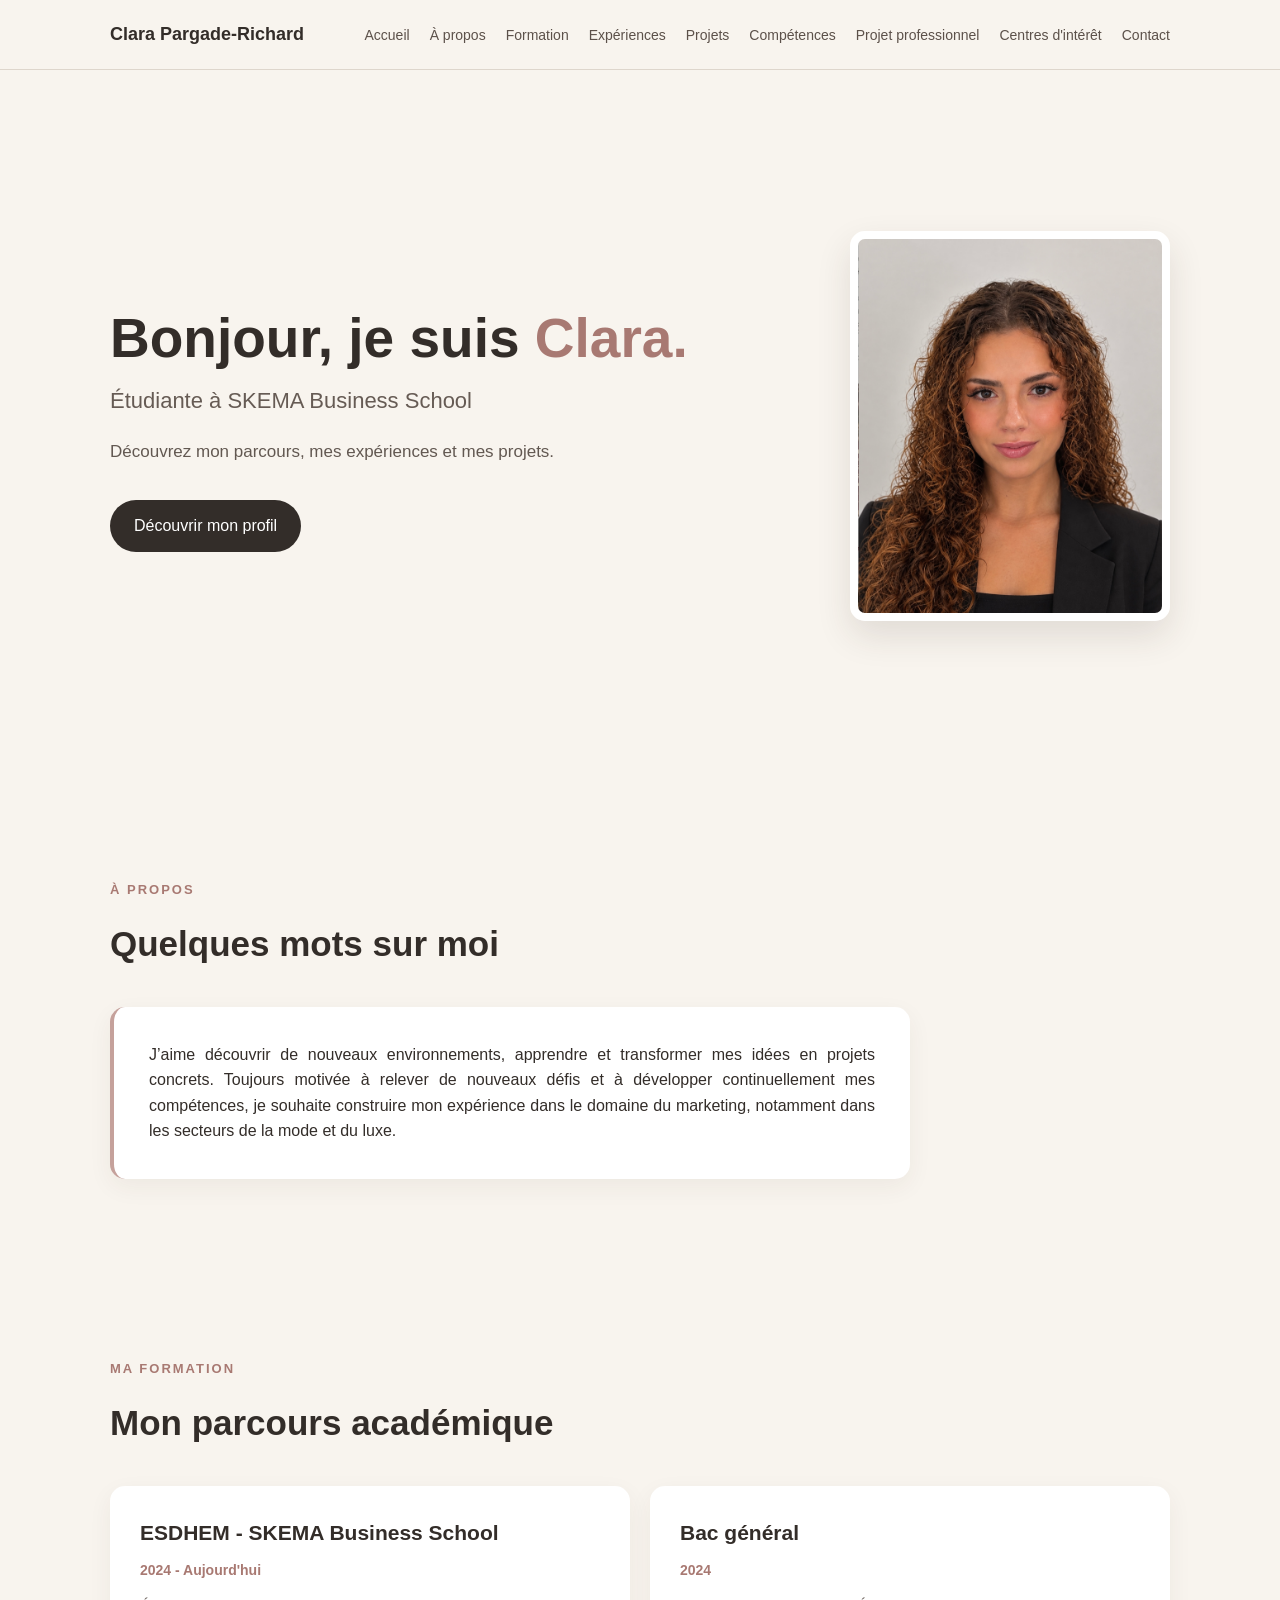
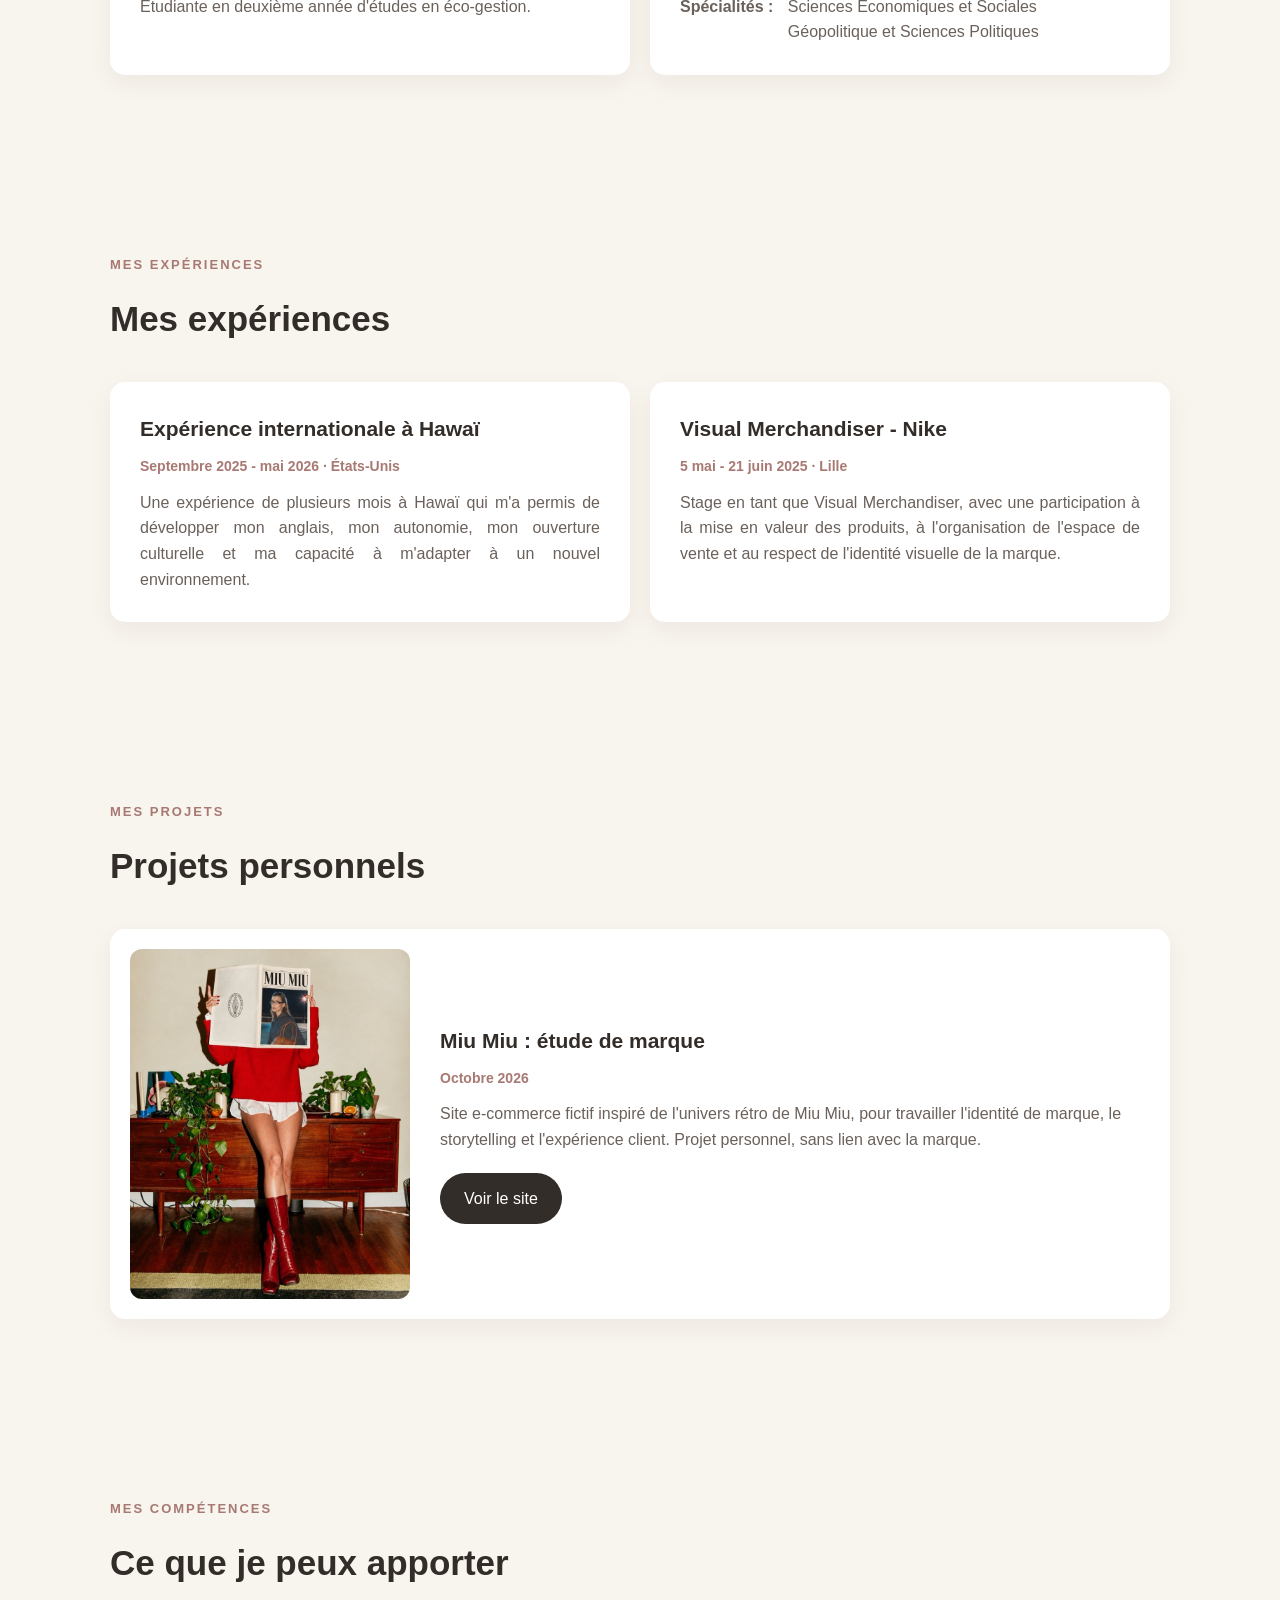
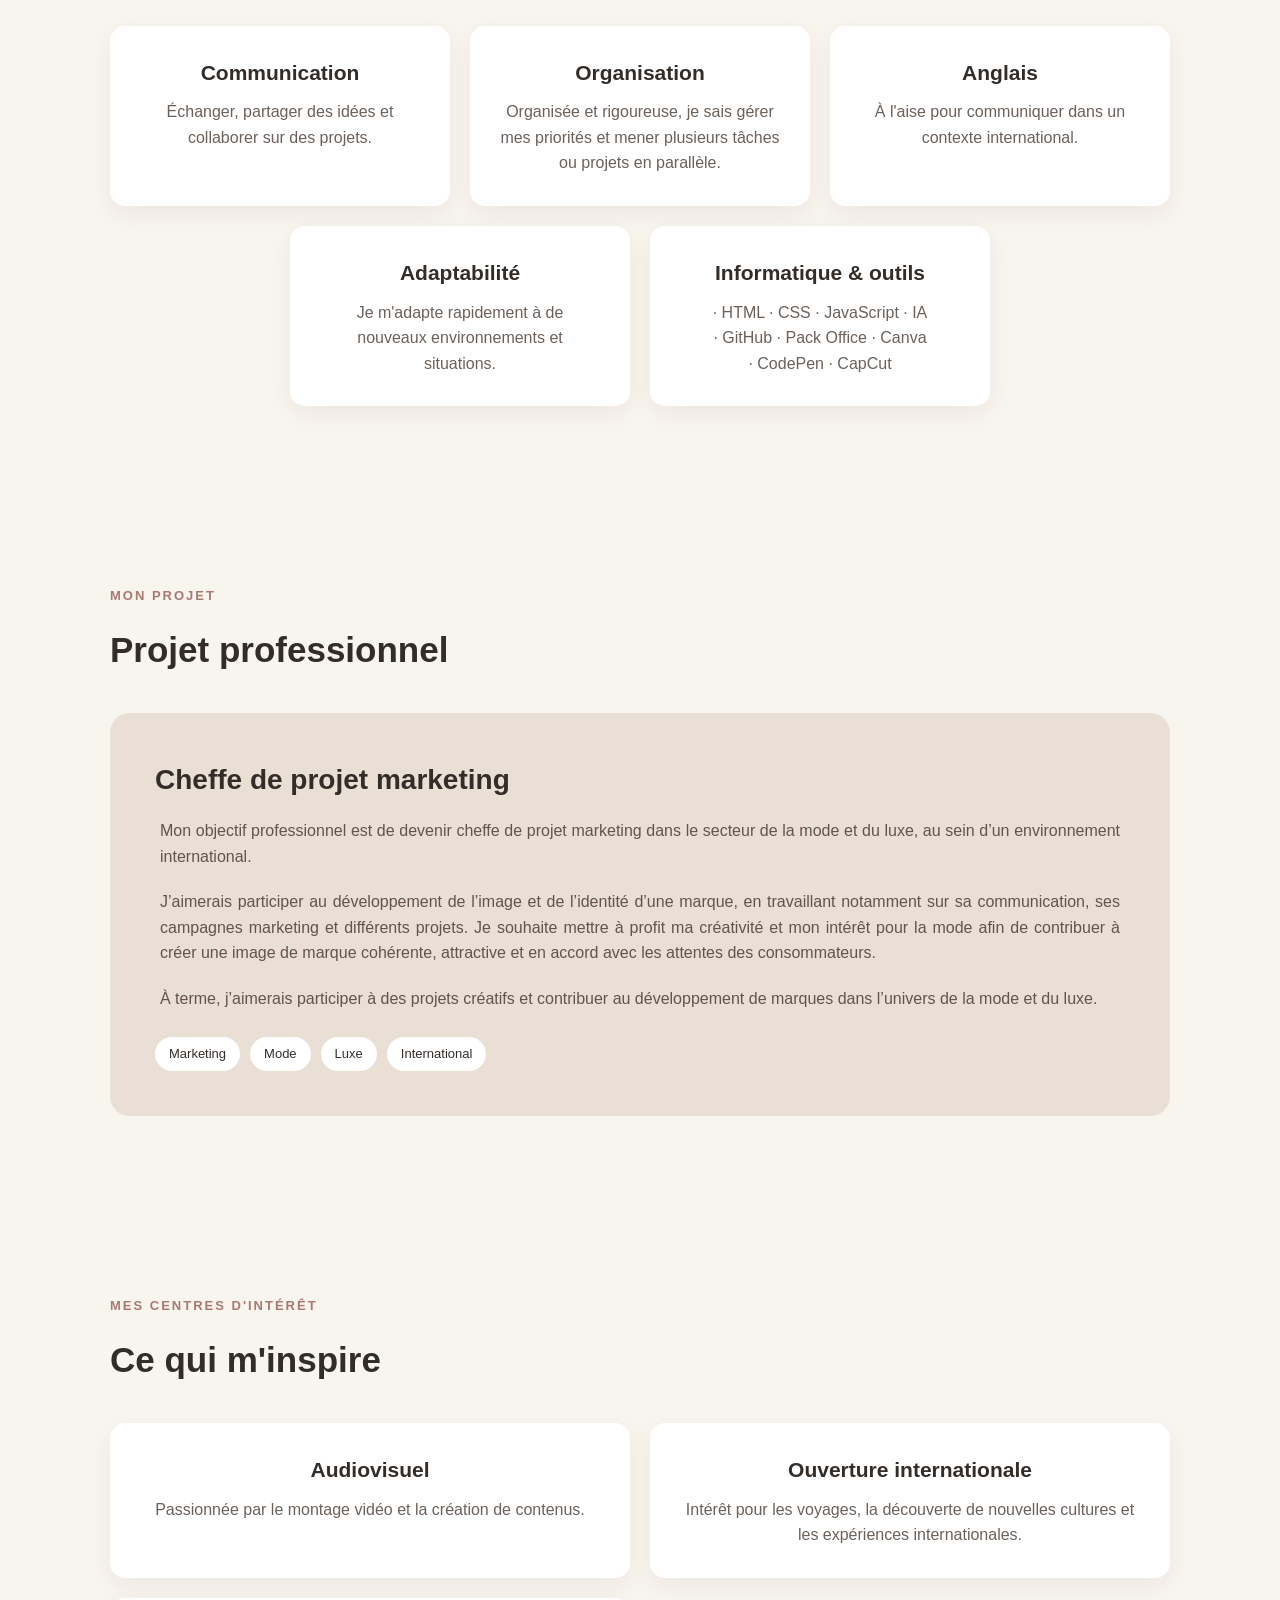
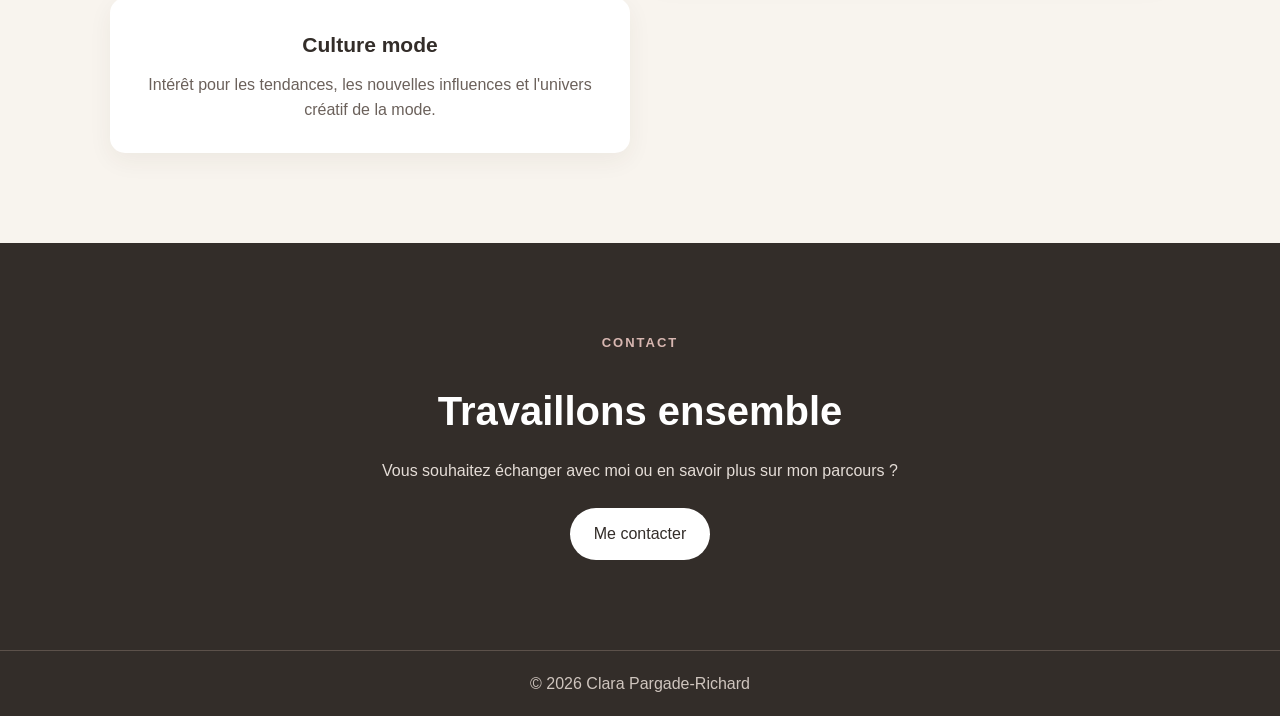
<file: index.html>
<!DOCTYPE html>
<html lang="fr">

<head>
  <meta charset="UTF-8">
  <meta name="viewport" content="width=device-width, initial-scale=1.0">
  <title>Portfolio - Clara Pargade-Richard</title>
  <link rel="stylesheet" href="style.css">
</head>

<body>

  <!-- MENU -->
  <header>
    <nav class="navbar">

      <a href="#accueil" class="logo">
        Clara Pargade-Richard
      </a>

      <ul class="menu">
        <li><a href="#accueil">Accueil</a></li>
        <li><a href="#apropos">À propos</a></li>
        <li><a href="#formation">Formation</a></li>
        <li><a href="#experiences">Expériences</a></li>
        <li><a href="#projets">Projets</a></li>
        <li><a href="#competences">Compétences</a></li>
        <li><a href="#projet">Projet professionnel</a></li>
        <li><a href="#interets">Centres d'intérêt</a></li>
        <li><a href="#contact">Contact</a></li>
      </ul>

    </nav>
  </header>

  <main>

    <!-- ACCUEIL -->
    <section id="accueil" class="hero">

      <div class="hero-text">

        <h1>
          Bonjour, je suis <span>Clara.</span>
        </h1>

        <h2>
          Étudiante à SKEMA Business School
        </h2>

        <p class="hero-description">
          Découvrez mon parcours, mes expériences et mes projets.
        </p>
        
        <a href="#apropos" class="bouton">
          Découvrir mon profil
        </a>

      </div>

      <div class="photo-container">

        <img
          src="maphoto.png"
          alt="Photo de Clara Pargade-Richard"
        >

      </div>

    </section>


    <!-- À PROPOS -->
    <section id="apropos" class="section">

      <p class="petit-titre">
        À PROPOS
      </p>

      <h2>
        Quelques mots sur moi
      </h2>

      <div class="about-box">

        <p>
          J’aime découvrir de nouveaux environnements, apprendre et transformer mes idées en projets concrets.
          Toujours motivée à relever de nouveaux défis et à développer continuellement mes compétences, je souhaite construire mon expérience dans le domaine du marketing, notamment dans les secteurs de la mode et du luxe.
        </p>

      </div>

    </section>


    <!-- FORMATION -->
    <section id="formation" class="section">

      <p class="petit-titre">
        MA FORMATION
      </p>

      <h2>
        Mon parcours académique
      </h2>

      <div class="cards">

        <article class="card">

          <h3>
            ESDHEM - SKEMA Business School
          </h3>

          <p class="date">
            2024 - Aujourd'hui
          </p>

          <p>
            Étudiante en deuxième année d'études en éco-gestion.
          </p>

        </article>

        <article class="card">

          <h3>
            Bac général
          </h3>

          <p class="date">
            2024
          </p>

          <p>
  <strong>Spécialités :</strong>
  <span style="display: inline-block; vertical-align: top; margin-left: 10px;">
    Sciences Économiques et Sociales<br>
    Géopolitique et Sciences Politiques
  </span>
</p>

        </article>

      </div>

    </section>


    <!-- EXPÉRIENCES -->
    <section id="experiences" class="section">

      <p class="petit-titre">
        MES EXPÉRIENCES
      </p>

      <h2>
        Mes expériences
      </h2>

      <div class="cards">

        <article class="card">

          <h3>
            Expérience internationale à Hawaï
          </h3>

          <p class="date">
            Septembre 2025 - mai 2026 · États-Unis
          </p>

          <p>
            Une expérience de plusieurs mois à Hawaï qui m'a permis de développer
            mon anglais, mon autonomie, mon ouverture culturelle et ma
            capacité à m'adapter à un nouvel environnement.
          </p>

        </article>

        <article class="card">

          <h3>
            Visual Merchandiser - Nike
          </h3>

          <p class="date">
            5 mai - 21 juin 2025 · Lille
          </p>

          <p>
            Stage en tant que Visual Merchandiser, avec une participation
            à la mise en valeur des produits, à l'organisation de l'espace
            de vente et au respect de l'identité visuelle de la marque.
          </p>

        </article>

      </div>

    </section>


    <!-- PROJETS -->
    <section id="projets" class="section">

      <p class="petit-titre">MES PROJETS</p>

      <h2>Projets personnels</h2>

      <div class="cards projets-cards">

        <article class="card projet-card">
          <img src="miumiu.jpg" alt="Aperçu du site Miu Miu : étude de marque">
          <div class="projet-card-texte">
            <h3>Miu Miu : étude de marque</h3>
            <p class="date">Octobre 2026</p>
            <p>Site e-commerce fictif inspiré de l'univers rétro de Miu Miu, pour travailler l'identité de marque, le storytelling et l'expérience client. Projet personnel, sans lien avec la marque.</p>
            <a class="bouton" href="https://clarapargade2407-bit.github.io/clarapargade-miumiu-projet/" target="_blank" rel="noopener">Voir le site</a>
          </div>
        </article>

      </div>

    </section>


    <!-- COMPÉTENCES -->
    <section id="competences" class="section">

      <p class="petit-titre">
        MES COMPÉTENCES
      </p>

      <h2>
        Ce que je peux apporter
      </h2>

      <div class="cards">

        <article class="card">

          <h3>
            Communication
          </h3>

          <p>
            Échanger, partager des idées et collaborer sur des projets.
          </p>

        </article>

        <article class="card">

          <h3>
            Organisation
          </h3>

          <p>
            Organisée et rigoureuse, je sais gérer mes priorités et mener plusieurs tâches ou projets en parallèle.
          </p>

        </article>

        <article class="card">

          <h3>
            Anglais
          </h3>

          <p>
            À l'aise pour communiquer dans un contexte international.
          </p>

        </article>

        <article class="card">

          <h3>
            Adaptabilité
          </h3>

          <p>
            Je m'adapte rapidement à de nouveaux environnements
            et situations.
          </p>

        </article>

        <article class="card">

          <h3>
            Informatique & outils
          </h3>

          <p>
          · HTML · CSS · JavaScript · IA 
          <p>
          <p>
         · GitHub · Pack Office · Canva 
           <p>
          · CodePen  · CapCut
          </p>

        </article>

      </div>

    </section>


    <!-- PROJET PROFESSIONNEL -->
    <section id="projet" class="section projet-section">

      <p class="petit-titre">
        MON PROJET
      </p>

      <h2>
        Projet professionnel
      </h2>

      <div class="projet-box">

        <h3>
          Cheffe de projet marketing
        </h3>

        <p>


Mon objectif professionnel est de devenir cheffe de projet marketing dans le secteur de la mode et du luxe, au sein d’un environnement international.
          
<p>

<p>
  
J’aimerais participer au développement de l’image et de l’identité d’une marque, en travaillant notamment sur sa communication, ses campagnes marketing et différents projets. Je souhaite mettre à profit ma créativité et mon intérêt pour la mode afin de contribuer à créer une image de marque cohérente, attractive et en accord avec les attentes des consommateurs.

<p>

<p>

À terme, j’aimerais participer à des projets créatifs et contribuer au développement de marques dans l’univers de la mode et du luxe.


        </p>

        <div class="mots-cles">

          <span>Marketing</span>
          <span>Mode</span>
          <span>Luxe</span>
          <span>International</span>

        </div>

      </div>

    </section>


    <!-- CENTRES D'INTÉRÊT -->
    <section id="interets" class="section">

      <p class="petit-titre">
        MES CENTRES D'INTÉRÊT
      </p>

      <h2>
        Ce qui m'inspire
      </h2>

      <div class="cards">

        <article class="card interet-card">

          <h3>
            Audiovisuel
          </h3>

          <p>
            Passionnée par le montage vidéo et la création de contenus.
          </p>

        </article>

        <article class="card interet-card">

          <h3>
            Ouverture internationale
          </h3>

          <p>
            Intérêt pour les voyages, la découverte de nouvelles cultures
            et les expériences internationales.
          </p>

        </article>

        <article class="card interet-card">

          <h3>
            Culture mode
          </h3>

          <p>
            Intérêt pour les tendances, les nouvelles influences
            et l'univers créatif de la mode.
          </p>

        </article>

      </div>

    </section>


    <!-- CONTACT -->
    <section id="contact" class="contact">

      <p class="petit-titre">
        CONTACT
      </p>

      <h2>
        Travaillons ensemble
      </h2>

      <p>
        Vous souhaitez échanger avec moi ou en savoir plus sur mon parcours ?
      </p>

      <a
        href="mailto:clara.pargade2407@gmail.com"
        class="bouton bouton-clair"
      >
        Me contacter
      </a>

    </section>

  </main>


  <!-- PIED DE PAGE -->
  <footer>

    <p>
      © 2026 Clara Pargade-Richard
    </p>

  </footer>

  <script src="script.js"></script>

</body>

</html>
</file>
<file: style.css>
/* ------------------------------
   STYLE GÉNÉRAL
------------------------------ */

* {
  box-sizing: border-box;
  margin: 0;
  padding: 0;
}

html {
  scroll-behavior: smooth;
}

body {
  font-family: Arial, sans-serif;
  background-color: #f8f4ee;
  color: #332d29;
  line-height: 1.6;
}


/* ------------------------------
   MENU
------------------------------ */

header {
  background-color: #f8f4ee;
  border-bottom: 1px solid #ded6cc;
  position: sticky;
  top: 0;
  z-index: 100;
}

.navbar {
  max-width: 1100px;
  margin: auto;
  padding: 20px;
  display: flex;
  justify-content: space-between;
  align-items: center;
  gap: 20px;
}

.logo {
  color: #332d29;
  text-decoration: none;
  font-weight: bold;
  font-size: 18px;
}

.menu {
  display: flex;
  list-style: none;
  gap: 20px;
  flex-wrap: wrap;
}

.menu a {
  color: #5c514a;
  text-decoration: none;
  font-size: 14px;
}

.menu a:hover {
  color: #a87972;
}


/* ------------------------------
   ACCUEIL
------------------------------ */

.hero {
  max-width: 1100px;
  min-height: 80vh;
  margin: auto;
  padding: 80px 20px;

  display: flex;
  align-items: center;
  justify-content: space-between;

  gap: 70px;
}

.hero-text {
  max-width: 600px;
}

.hero h1 {
  font-size: 55px;
  line-height: 1.1;
  margin-bottom: 15px;
}

.hero h1 span {
  color: #a87972;
}

.hero h2 {
  font-size: 22px;
  font-weight: normal;
  color: #665b54;
  margin-bottom: 20px;
}

.hero-description {
  max-width: 550px;
  margin-bottom: 35px;
  color: #625851;
  font-size: 17px;
}


/* ------------------------------
   PHOTO
------------------------------ */

.photo-container img {
  width: 320px;
  height: 390px;
  object-fit: cover;
  border-radius: 15px;
  border: 8px solid white;
  box-shadow: 0 15px 35px rgba(60, 45, 35, 0.12);
}


/* ------------------------------
   BOUTONS
------------------------------ */

.bouton {
  display: inline-block;
  background-color: #332d29;
  color: white;
  padding: 13px 24px;
  border-radius: 30px;
  text-decoration: none;
  transition: 0.3s;
}

.bouton:hover {
  background-color: #a87972;
  transform: translateY(-2px);
}


/* ------------------------------
   SECTIONS
------------------------------ */

.section {
  max-width: 1100px;
  margin: auto;
  padding: 90px 20px;
}

.petit-titre {
  color: #a87972;
  font-size: 13px;
  font-weight: bold;
  letter-spacing: 2px;
  margin-bottom: 15px;
}

.section h2 {
  font-size: 35px;
  margin-bottom: 35px;
  color: #332d29;
}


/* ------------------------------
   À PROPOS
------------------------------ */

.about-box {
  max-width: 800px;
  background-color: white;
  padding: 35px;
  border-radius: 15px;
  border-left: 4px solid #c5a19b;
  box-shadow: 0 8px 25px rgba(60, 45, 35, 0.06);
}

.about-box p {
  margin-bottom: 15px;
text-align: justify;
}

.about-box p:last-child {
  margin-bottom: 0;
}


/* ------------------------------
   CARTES
------------------------------ */

.cards {
  display: grid;
  grid-template-columns: repeat(2, 1fr);
  gap: 20px;
}

#competences .cards {
  grid-template-columns: repeat(6, 1fr);
}

#competences .card {
  grid-column: span 2;
}

#competences .card:nth-child(4) {
  grid-column: 2 / span 2;
}

#competences .card:nth-child(5) {
  grid-column: 4 / span 2;
}

.card {
  background-color: white;
  padding: 30px;
  border-radius: 15px;
  box-shadow: 0 8px 25px rgba(60, 45, 35, 0.06);
  transition: 0.3s;
}

.card:hover {
  transform: translateY(-5px);
  box-shadow: 0 15px 30px rgba(60, 45, 35, 0.1);
}

.card h3 {
  font-size: 21px;
  margin-bottom: 10px;
}

.card p {
  color: #6b615b;
 
}

#competences .card {
  grid-column: span 2;
  text-align: center;
}

#competences .card p {
  max-width: 100%;
  margin-left: auto;
  margin-right: auto;

}


/* ------------------------------
   DATES
------------------------------ */

.date {
  color: #a87972 !important;
  font-size: 14px;
  font-weight: bold;
  margin-bottom: 12px;
}
#experiences .card p:not(.date) {
   max-width: 800px;
  text-align: justify;
  margin-left: auto;
  margin-right: auto;
}

/* ------------------------------
   PROJET PROFESSIONNEL
------------------------------ */

.projet-box {
  background-color: #e9dfd4;
  padding: 45px;
  border-radius: 20px;
}

.projet-box h3 {
  font-size: 28px;
  margin-bottom: 15px;
}

.projet-box p {
  max-width: 960px;
  color: #5f554e;
  text-align: justify;
  margin-left: auto;
  margin-right: auto;
  margin-bottom: 20px;
}

.projet-box p:last-of-type {
  margin-bottom: 25px;
}

.mots-cles {
  display: flex;
  flex-wrap: wrap;
  gap: 10px;
  margin-top: 25px;
}

.mots-cles span {
  background-color: white;
  padding: 7px 14px;
  border-radius: 20px;
  font-size: 13px;
}


/* ------------------------------
   CENTRES D'INTÉRÊT
------------------------------ */

.interet-card {
  text-align: center;
}


/* ------------------------------
   CONTACT
------------------------------ */

.contact {
  background-color: #332d29;
  color: white;
  text-align: center;
  padding: 90px 20px;
}

.contact .petit-titre {
  color: #d8b7b1;
}

.contact h2 {
  font-size: 40px;
  margin-bottom: 15px;
}

.contact p {
  margin-bottom: 25px;
  color: #e5ddd7;
}

.bouton-clair {
  background-color: white;
  color: #332d29;
}

.bouton-clair:hover {
  background-color: #d8b7b1;
}


/* ------------------------------
   PIED DE PAGE
------------------------------ */

footer {
  background-color: #332d29;
  color: #cfc5be;
  text-align: center;
  padding: 20px;
  border-top: 1px solid #5c514a;
}


/* ------------------------------
   TABLETTE / TÉLÉPHONE
------------------------------ */

@media (max-width: 800px) {

  .navbar {
    flex-direction: column;
  }

  .menu {
    justify-content: center;
  }

  .hero {
    flex-direction: column-reverse;
    text-align: center;
    padding-top: 60px;
  }

  .hero h1 {
    font-size: 42px;
  }

  .hero-description {
    margin-left: auto;
    margin-right: auto;
  }

  .photo-container img {
    width: 240px;
    height: 290px;
  }

  .cards,
  #competences .cards {
    grid-template-columns: 1fr;
  }

  #competences .card,
  #competences .card:nth-child(4),
  #competences .card:nth-child(5) {
    grid-column: auto;
  }

  header {
    position: static;
  }

  .navbar {
    padding: 14px 20px;
    gap: 10px;
  }

  .about-box p,
  .projet-box p,
  #experiences .card p:not(.date) {
    text-align: left;
  }

}


/* ------------------------------
   PETIT ÉCRAN
------------------------------ */

@media (max-width: 500px) {

  .menu {
    gap: 10px;
  }

  .menu a {
    font-size: 12px;
  }

  .hero h1 {
    font-size: 36px;
  }

  .section {
    padding: 65px 20px;
  }

  .section h2 {
    font-size: 29px;
  }

  .projet-box {
    padding: 30px;
  }

}

/* ------------------------------
   PROJETS
------------------------------ */

.projets-cards {
  grid-template-columns: 1fr;
}

.projet-card {
  display: grid;
  grid-template-columns: 280px 1fr;
  gap: 30px;
  align-items: center;
  padding: 20px;
}

.projet-card img {
  width: 100%;
  aspect-ratio: 4 / 5;
  object-fit: cover;
  border-radius: 12px;
}

.projet-card .bouton {
  margin-top: 20px;
}

@media (max-width: 800px) {
  .projet-card {
    grid-template-columns: 1fr;
  }
}
</file>
